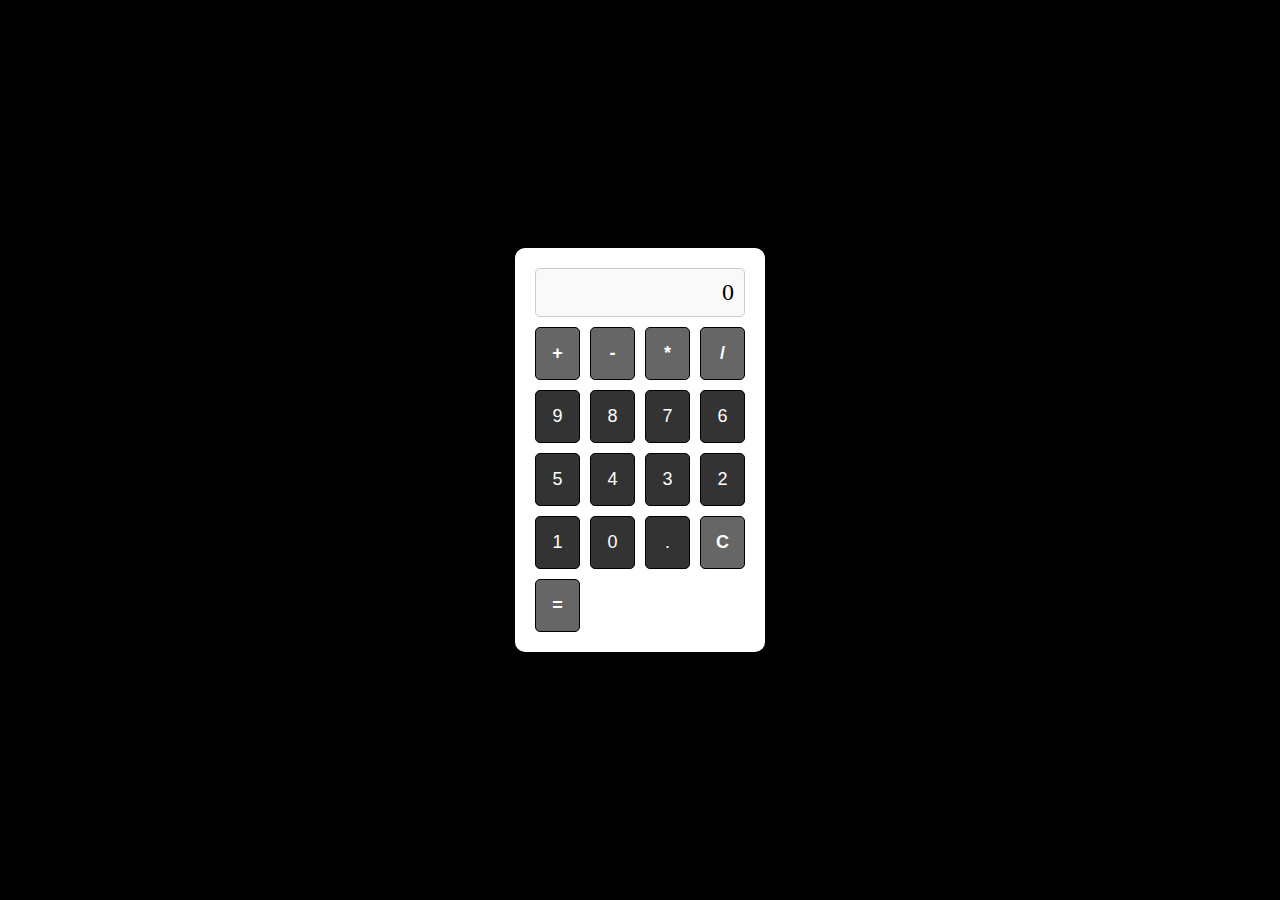
<file: Calculator/index.html>
<!DOCTYPE html>
<html lang="en">
<head>
    <meta charset="UTF-8">
    <meta name="viewport" content="width=device-width, initial-scale=1.0">
    <title>3D Calculator</title>
    <link rel="stylesheet" href="styles.css">
</head>
<body>
    <div class="calculator">
        
        <div class="display" id="display">0</div>
        <div class="buttons">
            <button class="button operator" onclick="append('+')">+</button>
            <button class="button operator" onclick="append('-')">-</button>
            <button class="button operator" onclick="append('*')">*</button>
            <button class="button operator" onclick="append('/')">/</button>
            <button class="button" onclick="append('9')">9</button>
            <button class="button" onclick="append('8')">8</button>
            
            <button class="button" onclick="append('7')">7</button>
            <button class="button" onclick="append('6')">6</button>
            <button class="button" onclick="append('5')">5</button>
            <button class="button" onclick="append('4')">4</button>
            <button class="button" onclick="append('3')">3</button>
            <button class="button" onclick="append('2')">2</button>
            <button class="button" onclick="append('1')">1</button>
            
            <button class="button" onclick="append('0')">0</button>
            <button class="button" onclick="append('.')">.</button>
            <button class="button operator" onclick="clearDisplay()">C</button>
            <button class="button operator" onclick="calculate()">=</button>
        </div>
    </div>
    <script src="script.js"></script>
</body>
</html>
</file>
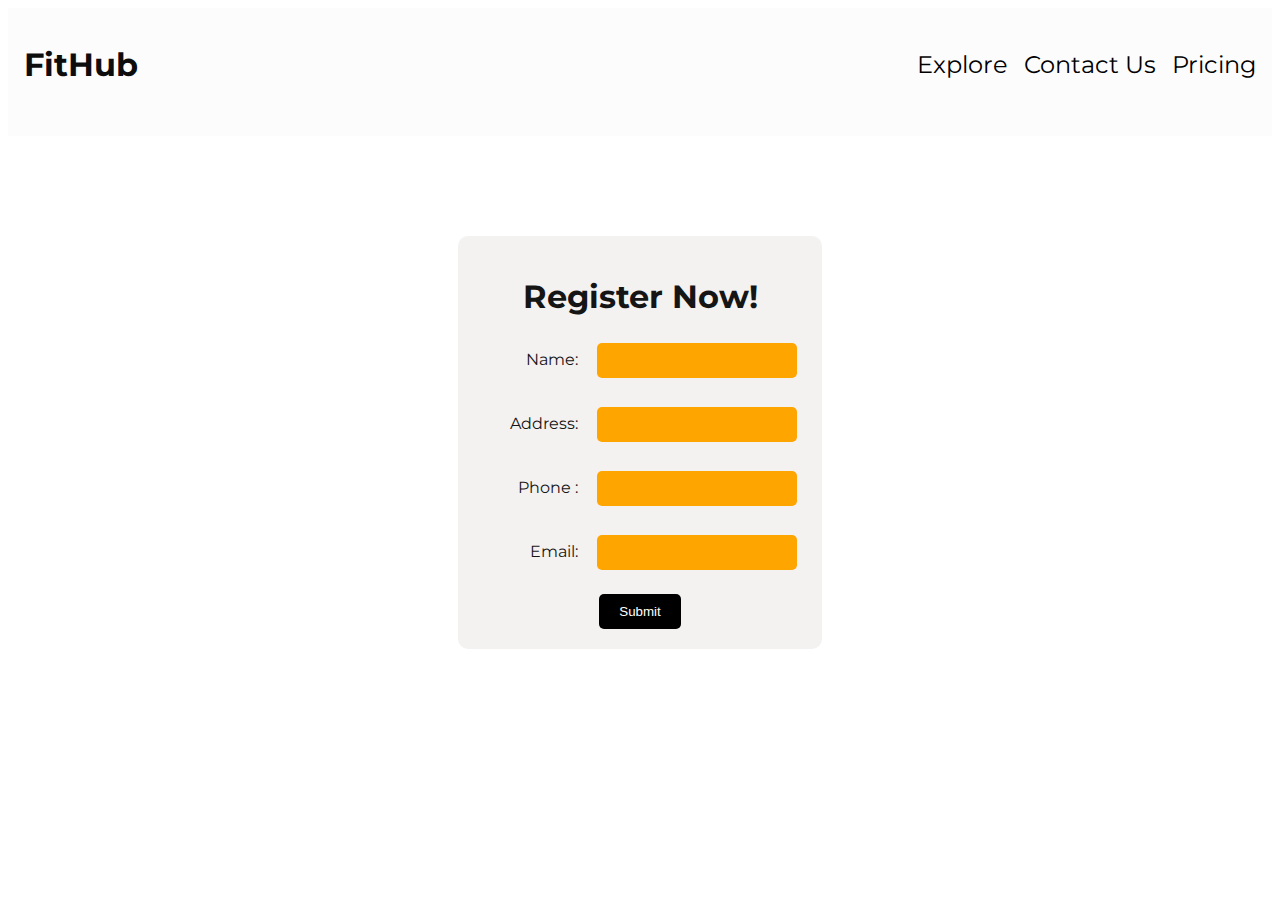
<file: Landing page/contact.html>
<!DOCTYPE html>
<html lang="en">
<head>
    <meta charset="UTF-8">
    <meta name="viewport" content="width=device-width, initial-scale=1.0">
    <title>Contact Form</title>
    
    <link rel="stylesheet" href="https://fonts.googleapis.com/css2?family=Montserrat:wght@400;700&display=swap">
    <style>
        body {
            background-color: white;
            color: rgb(14, 13, 13);
            font-family: 'Montserrat', sans-serif;
            text-align: center;
        }
        nav {
            display: flex;
            justify-content: space-between;
            align-items: center;
            background-color: rgb(252, 252, 252);
            padding: 1rem;
            padding-bottom: 30px;
            position: sticky;
            top: 0;
            z-index: 1;
        }
        .navbar-brand {
            font-size: 2rem;
            font-family: 'Montserrat', sans-serif;
        }
        .nav-link {
            margin-left: 1rem;
            font-size: 1.5rem;
            text-decoration: none;
            font-family: 'Montserrat', sans-serif;
        }
        ul {
            display: flex;
            list-style: none;
        }
        ul li a {
          color: black;
        }
        .container {
            
            color: rgb(21, 21, 21);
            padding: 20px;
            padding-top: 100px;
            border-radius: 10px;
            display: grid;
            place-items: center;
            justify-content: center;
        }

        .in-container {
            background-color: rgb(244, 241, 241);
            
            padding: 20px;
            border-radius: 10px;
            display: inline-block;
        }

        label {
            
            display: inline-block;
            width: 100px; /* Adjust the width as needed */
            text-align: right;
            margin-right: 10px; /* Add some spacing between label and input */
        }

        input[type="text"],
        input[type="tel"],
        input[type="email"] {
            background-color: orange;
            color: black;
            padding: 10px;
            border: none;
            border-radius: 5px;
            margin: 5px;
            width: 200px; /* Adjust the width as needed */
            box-sizing: border-box;
        }

        input[type="submit"] {
            background-color: black;
            color: white;
            padding: 10px 20px;
            border: none;
            border-radius: 5px;
            cursor: pointer;
        }
    </style>
</head>
<body>
    <nav>
        <h1>FitHub</h1>
        <ul>
            <li>
                <a class="nav-link" href="./index.html">Explore</a>
            </li>
            <li>
                <a class="nav-link" href="./contact.html">Contact Us</a>
            </li>
            <li>
                <a class="nav-link" href="./pricing.html">Pricing</a>
            </li>

        </ul>
    </nav>
    <div class="container">
        <div class="in-container">
            <h1>Register Now!</h1>
            <form>
                <label for="name">Name:</label>
                <input type="text" id="name" name="name" required ><br><br>
                <label for="address">Address:</label>
                <input type="text" id="address" name="address" required><br><br>
                <label for="phone">Phone :</label>
                <input type="tel" id="phone" name="phone" required><br><br>
                <label for="email">Email:</label>
                <input type="email" id="email" name="email" required><br><br>
                <a href="./index.html"><input type="submit" value="Submit" onclick="Submit()"></a>
            </form>
        </div>
    </div>
</body>
<script>
    function Submit() {
        window.alert("We will Get back to You!")
        
    }   
</script>
</html>
</file>
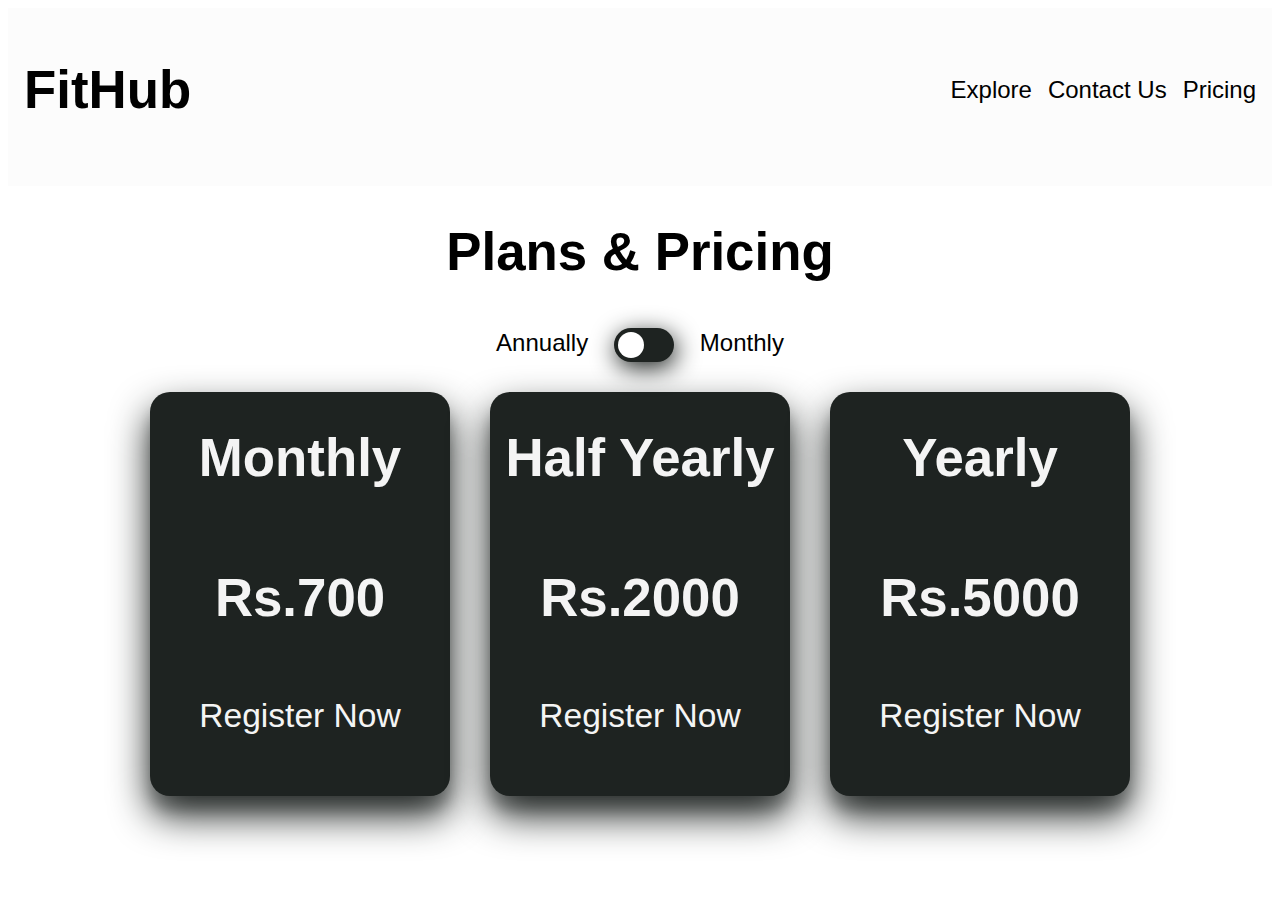
<file: Landing page/pricing.html>
<!DOCTYPE html>
<html lang="en">
<head>
    <meta charset="UTF-8">
    <meta name="viewport" content="width=device-width, initial-scale=1.0">
    <title>Document</title>
    <style>
         body{
          font-family: 'Montserrat', sans-serif;
          font-size: 1.5rem;
          overflow-x: hidden;
        }
        a{
          text-decoration: none;
        }
        nav {
            display: flex;
            justify-content: space-between;
            align-items: center;
            background-color: rgb(252, 252, 252);
            padding: 1rem;
            padding-bottom: 30px;
            position: sticky;
            top: 0;
            z-index: 1;
        }
        .navbar-brand {
            font-size: 2rem;
            font-family: 'Montserrat', sans-serif;
        }
        .nav-link {
            margin-left: 1rem;
            font-size: 1.5rem;
            text-decoration: none;
            font-family: 'Montserrat', sans-serif;
        }
        ul {
            display: flex;
            list-style: none;
        }
        ul li a {
          color: black;
        }
        .card {
            background-color: rgb(252, 252, 252);
            padding: 1rem;
            margin: 1rem;
            border-radius: 5px;
            box-shadow: 0 2px 4px rgba(0, 0, 0, 0.1);
            display: flex;
            flex-direction: column;
            align-items: center;
            justify-content: center;
            text-align: center;
            width: 200px;
            height: 200px;
        }

        
.container {
  width: 100%;
}

.packages {
  margin: 20px;
  width: 300px;
  padding-bottom: 1.5em;
  height: 100%;
  background-color: #1e2321;
  display: flex;
  flex-direction: column;
  align-items: center;
  text-align: center;
  border-radius: 20px;
  box-shadow: 0 19px 38px rgba(30, 35, 33, 1), 0 15px 12px rgba(30, 35, 33, 0.2);
  flex-wrap: wrap;
  color: #f4f4f4;
}

h1,
h2 {
  font-size: 2.2em;
}

.list li {
  font-size: 20px;
  list-style: none;
  border-bottom: 1px solid #f4f4f4;
  padding-inline-start: 0;
  border-width: 1px;
  padding: 10px;
}

.first {
  margin-top: 40px;
  border-top: 1px solid #f4f4f4;
}

.list {
  width: 80%;
}

ol,
ul {
  padding: 0;
}

.top {
  display: flex;
  flex-direction: column;
  align-items: center;
}

input,
label {
  display: inline-block;
  vertical-align: middle;
  margin: 10px 0;
}

.button {
  padding: 10px 30px;
  text-decoration: none;
  font-size: 1.4em;
  margin: 15px 15px;
  border-radius: 50px;
  color: #f4f4f4;
  transition: all 0.3s ease 0s;
}

.button:hover {
  transform: scale(1.2);
}



.switch {
  position: relative;
  display: inline-block;
  width: 60px;
  height: 34px;
}

.switch input {
  opacity: 0;
  width: 0;
  height: 0;
}

.slider {
  position: absolute;
  cursor: pointer;
  top: 0;
  left: 0;
  right: 0;
  bottom: 0;
  background-color: #1e2321;
  -webkit-transition: 0.4s;

  box-shadow: 2px 6px 25px #1e2321;
  transform: translate(0px, 0px);
  transition: 0.6s ease transform, 0.6s box-shadow;
}

.slider:before {
  position: absolute;
  content: "";
  height: 26px;
  width: 26px;
  left: 4px;
  bottom: 4px;
  background-color: white;
  -webkit-transition: 0.4s;
  transition: 0.4s;
}

input:checked + .slider {
  background-color: #50bfe6;
}

input:focus + .slider {
  box-shadow: 0 0 1px #50bfe6;
}

input:checked + .slider:before {
  -webkit-transform: translateX(26px);
  -ms-transform: translateX(26px);
  transform: translateX(26px);
}

.slider.round {
  border-radius: 34px;
}

.slider.round:before {
  border-radius: 50%;
}

.package-container {
  display: flex;
  align-items: center;
  justify-content: center;
  flex-wrap: wrap;
}
    </style>
</head>
<body>
    <nav>
        <h1>FitHub</h1>
        <ul>
            <li>
                <a class="nav-link" href="./index.html">Explore</a>
            </li>
            <li>
                <a class="nav-link" href="./contact.html">Contact Us</a>
            </li>
            <li>
              <a class="nav-link" href="./pricing.html">Pricing</a>
          </li>
        </ul>
    </nav>
    <div class="container">
        <div class="top">
          <h1>Plans & Pricing</h1>
          <div class="toggle-btn">
            <span style="margin: 0.8em;">Annually</span>
            <label class="switch">
              <input type="checkbox" id="checbox" onclick="check()" ; />
              <span class="slider round"></span>
            </label>
            <span style="margin: 0.8em;">Monthly</span></div>
        </div>
    
        <div class="package-container">
          <div class="packages">
            <h1>Monthly</h1>
            <h2 class="text1">Rs.900</h2>
            <h2 class="text2">Rs.700</h2>
            
            <a href="./contact.html" class="button button1">Register Now</a>
          </div>
          <div class="packages">
            <h1>Half Yearly</h1>
            <h2 class="text1">Rs.2500</h2>
            <h2 class="text2">Rs.2000</h2>
            
            <a href="./contact.html" class="button button2">Register Now</a>
          </div>
          <div class="packages">
            <h1>Yearly</h1>
            <h2 class="text1">Rs.6000</h2>
            <h2 class="text2">Rs.5000</h2>
            
            <a href="./contact.html" class="button button3">Register Now</a>
          </div>
        </div>
      </div>
</body>
<script>
    function check() {
  var checkBox = document.getElementById("checbox");
  var text1 = document.getElementsByClassName("text1");
  var text2 = document.getElementsByClassName("text2");

  for (var i = 0; i < text1.length; i++) {
    if (checkBox.checked == true) {
      text1[i].style.display = "block";
      text2[i].style.display = "none";
    } else if (checkBox.checked == false) {
      text1[i].style.display = "none";
      text2[i].style.display = "block";
    }
  }
}
check();

</script>
</html>
</file>
<file: Calculator/styles.css>
body {
    background-color: #000;
    display: flex;
    justify-content: center;
    align-items: center;
    height: 100vh;
    margin: 0;
}

.calculator {
    background-color: #fff;
    border-radius: 10px;
    padding: 20px;
    box-shadow: 0 0 20px rgba(0, 0, 0, 0.5);
}

.display {
    font-size: 24px;
    text-align: right;
    padding: 10px;
    margin-bottom: 10px;
    border: 1px solid #ccc;
    border-radius: 5px;
    background-color: #f9f9f9;
}

.buttons {
    display: grid;
    grid-template-columns: repeat(4, 1fr);
    grid-gap: 10px;
}

.button {
    background-color: #333;
    color: #fff;
    font-size: 18px;
    padding: 15px;
    text-align: center;
    border: none;
    border-radius: 5px;
    cursor: pointer;
    transition: background-color 0.3s ease;
    border: 1px solid #000;
}

.operator {
    background-color: #666;
    font-weight: bold;
}

.button:hover {
    background-color: #555;
    transform: translateY(-3px);
}
</file>
